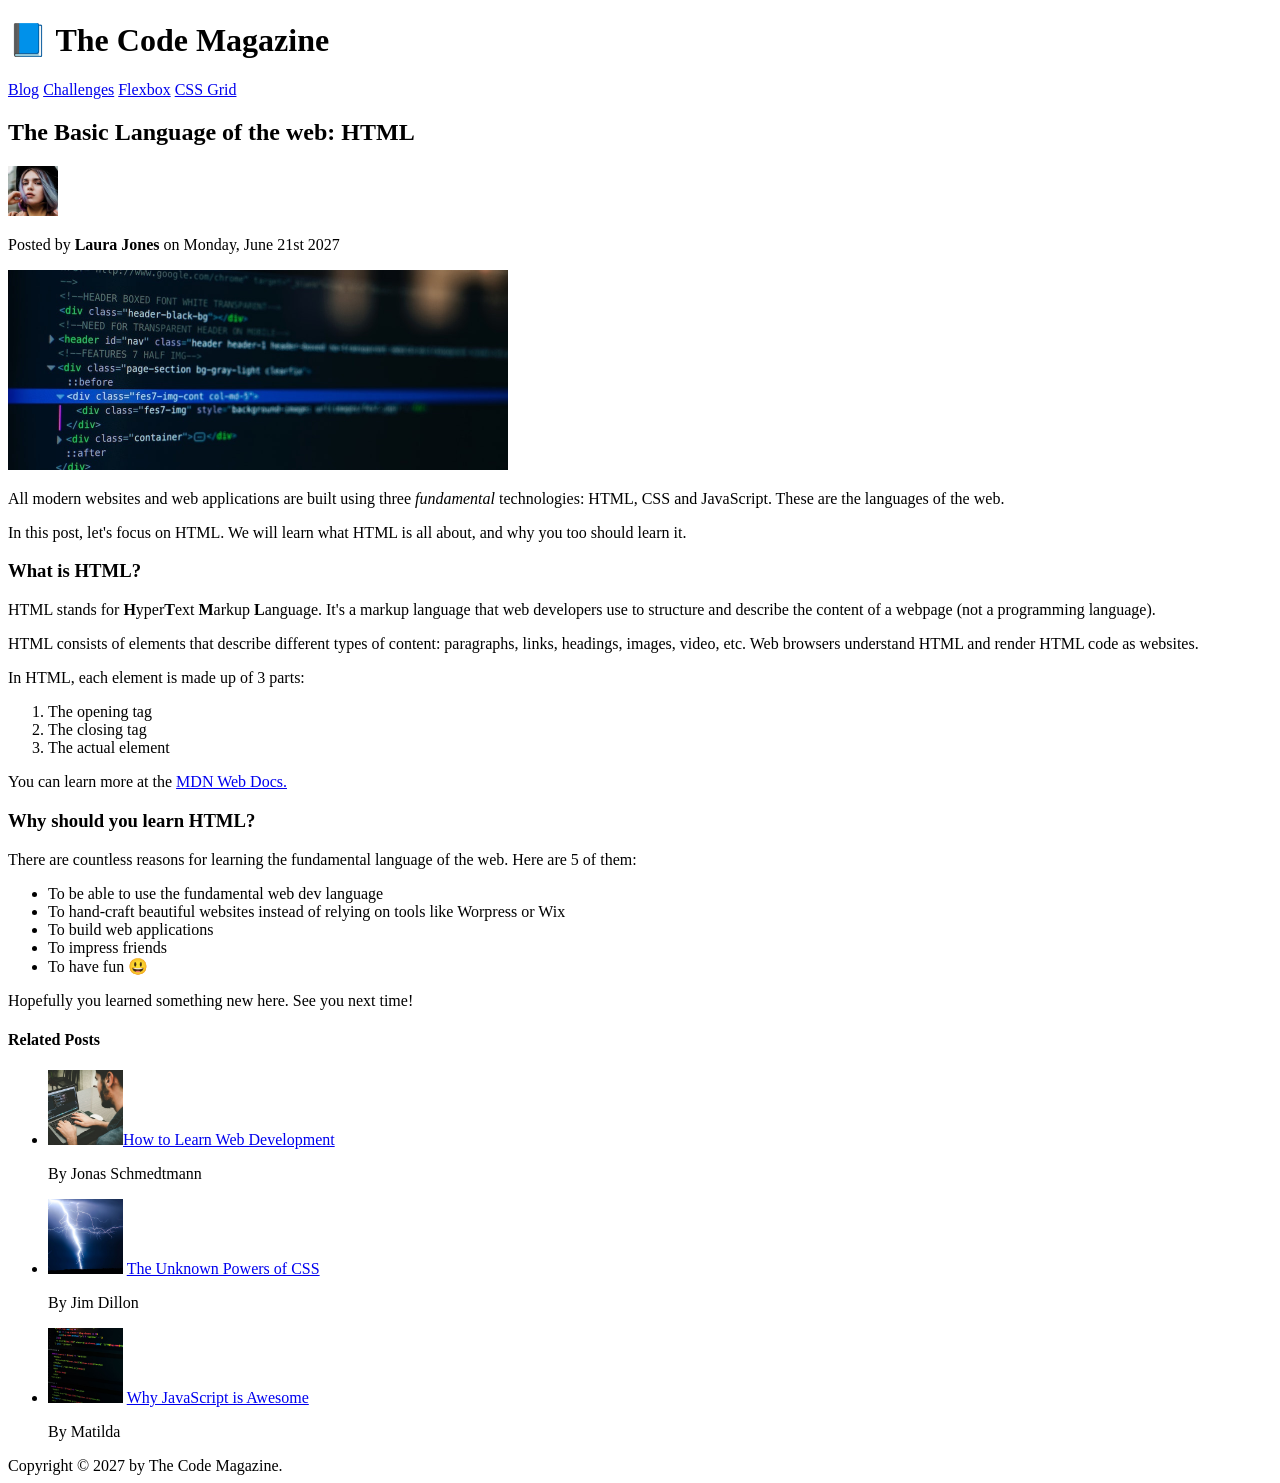
<file: 02-HTML-Fundamentals/index.html>
<!DOCTYPE html>
<html lang="en">
  <head>
    <meta charset="UTF-8" />
    <title>The Basic Language of the Web: HTML</title>
  </head>
  <body>
    <header>
      <h1>📘 The Code Magazine</h1>
      <nav>
        <a href="blog.html">Blog</a>
        <a href="#">Challenges</a>
        <a href="#">Flexbox</a>
        <a href="#">CSS Grid</a>
      </nav>
    </header>

    <article>
        <header>
      <h2>The Basic Language of the web: HTML</h2>
      <img
        src="img/laura-jones.jpg"
        alt="laura-jones picture"
        height="50px"
        width="50px"
        style="height: auto;"
      />
      <p>Posted by <strong>Laura Jones</strong> on Monday, June 21st 2027</p>

      <p>
        <img
          src="img/post-img.jpg"
          alt="post-img picture"
          width="500px"
          height="200"
        />
        </header>
      </p>

      <p>
        All modern websites and web applications are built using three
        <em> fundamental</em>
        technologies: HTML, CSS and JavaScript. These are the languages of the
        web.
      </p>
      <p>
        In this post, let's focus on HTML. We will learn what HTML is all about,
        and why you too should learn it.
      </p>

      <h3>What is HTML?</h3>
      <p>
        HTML stands for <strong>H</strong>yper<strong>T</strong>ext
        <strong>M</strong>arkup <strong>L</strong>anguage. It's a markup
        language that web developers use to structure and describe the content
        of a webpage (not a programming language).
      </p>
      <p>
        HTML consists of elements that describe different types of content:
        paragraphs, links, headings, images, video, etc. Web browsers understand
        HTML and render HTML code as websites.
      </p>
      <p>In HTML, each element is made up of 3 parts:</p>
      <ol>
        <li>The opening tag</li>
        <li>The closing tag</li>
        <li>The actual element</li>
      </ol>
      <p>
        You can learn more at the
        <a
          href="https://developer.mozilla.org/en-US/docs/Web/HTML"
          target="_blank"
          >MDN Web Docs.</a
        >
      </p>
      <h3>Why should you learn HTML?</h3>
      <p>
        There are countless reasons for learning the fundamental language of the
        web. Here are 5 of them:
      </p>
      <ul>
        <li>To be able to use the fundamental web dev language</li>
        <li>
          To hand-craft beautiful websites instead of relying on tools like
          Worpress or Wix
        </li>
        <li>To build web applications</li>
        <li>To impress friends</li>
        <li>To have fun 😃</li>
      </ul>
      <p>Hopefully you learned something new here. See you next time!</p>
    </article>
    <aside>
    <h4>Related Posts</h4>
    <ul>
      <li>
        <img src="img/related-1.jpg" alt="r1" height="75px" width="75px" /><a
          href="#"
          >How to Learn Web Development</a
        >
        <p>By Jonas Schmedtmann</p>
      </li>
      <li>
        <img src="img/related-2.jpg" alt="r2" height="75px" width="75px" />
        <a href="#">The Unknown Powers of CSS</a>
        <p>By Jim Dillon</p>
      </li>
      <li>
        <img src="img/related-3.jpg" alt="r3" height="75px" width="75px" />
        <a href="#">Why JavaScript is Awesome</a>
        <p>By Matilda</p>
      </li>
    </ul>
    </aside>
    <footer>Copyright &copy; 2027 by The Code Magazine.</footer>
  </body>
</html>
</file>
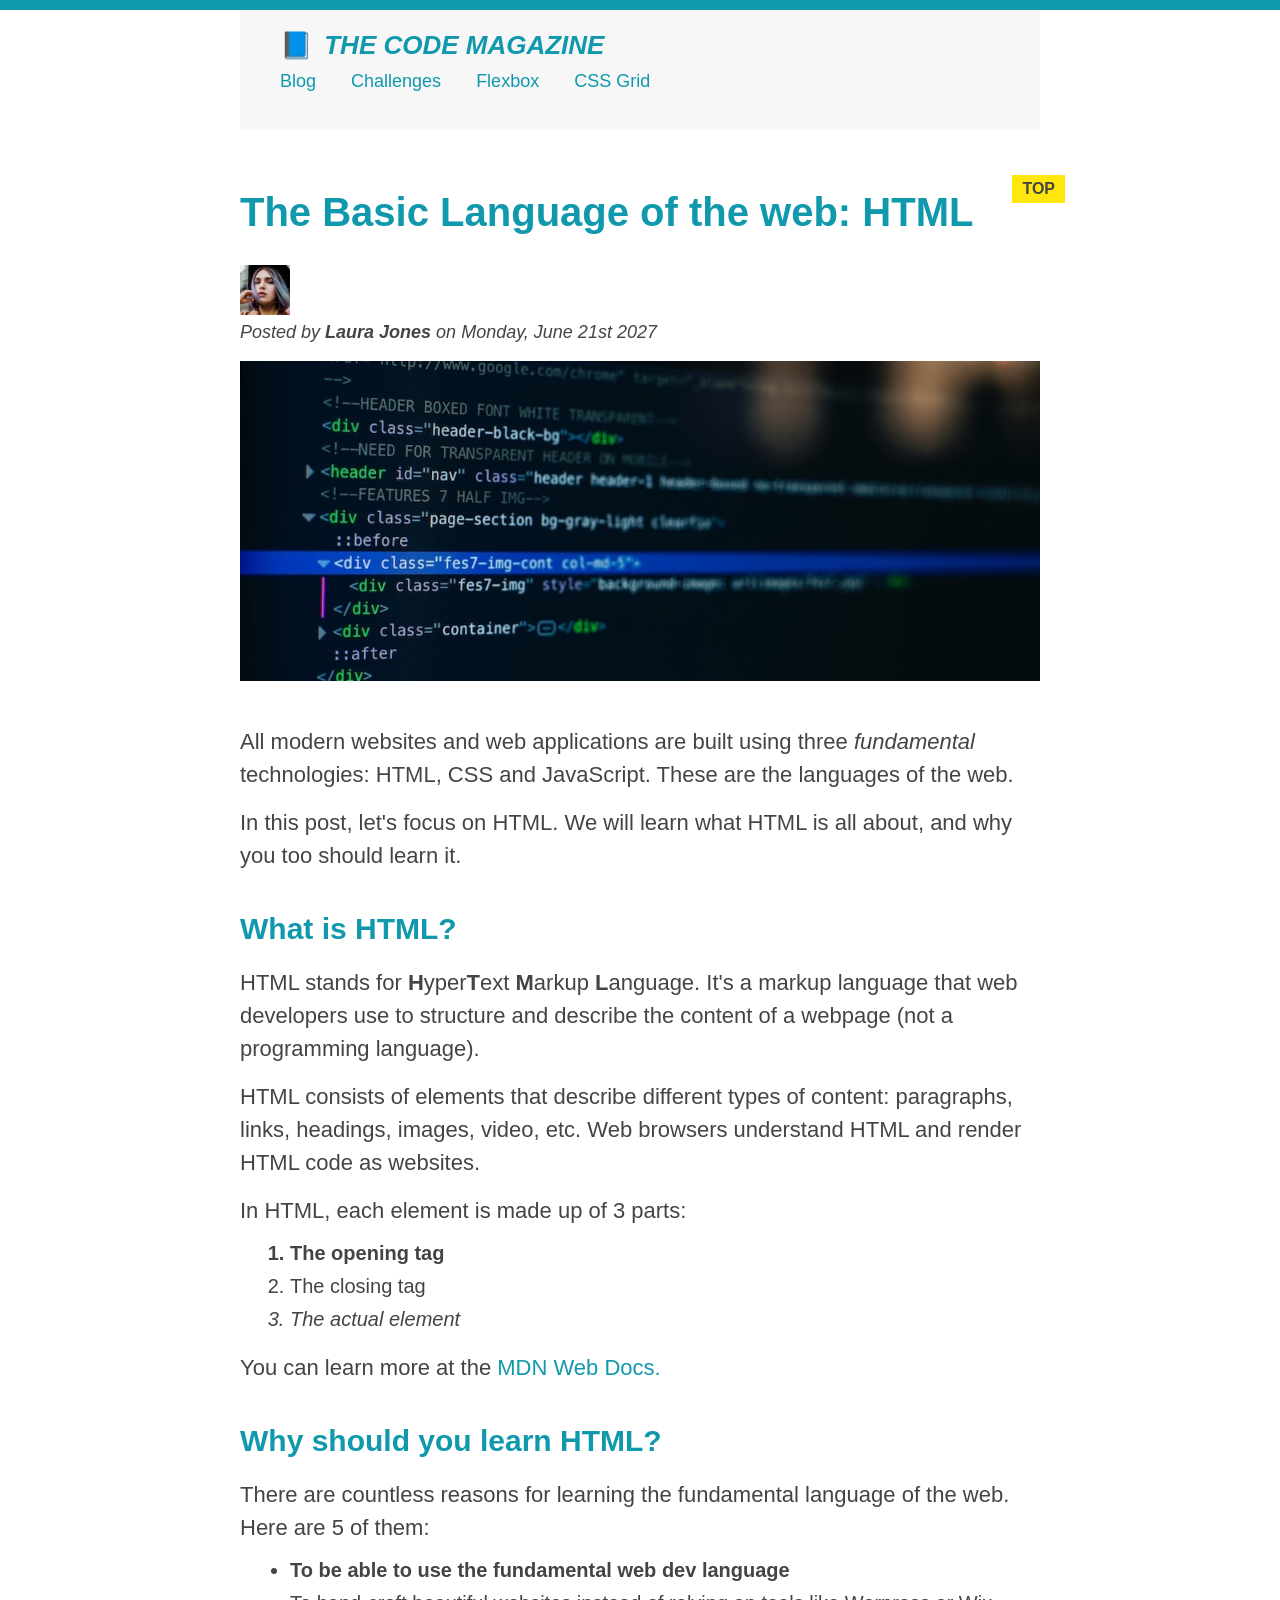
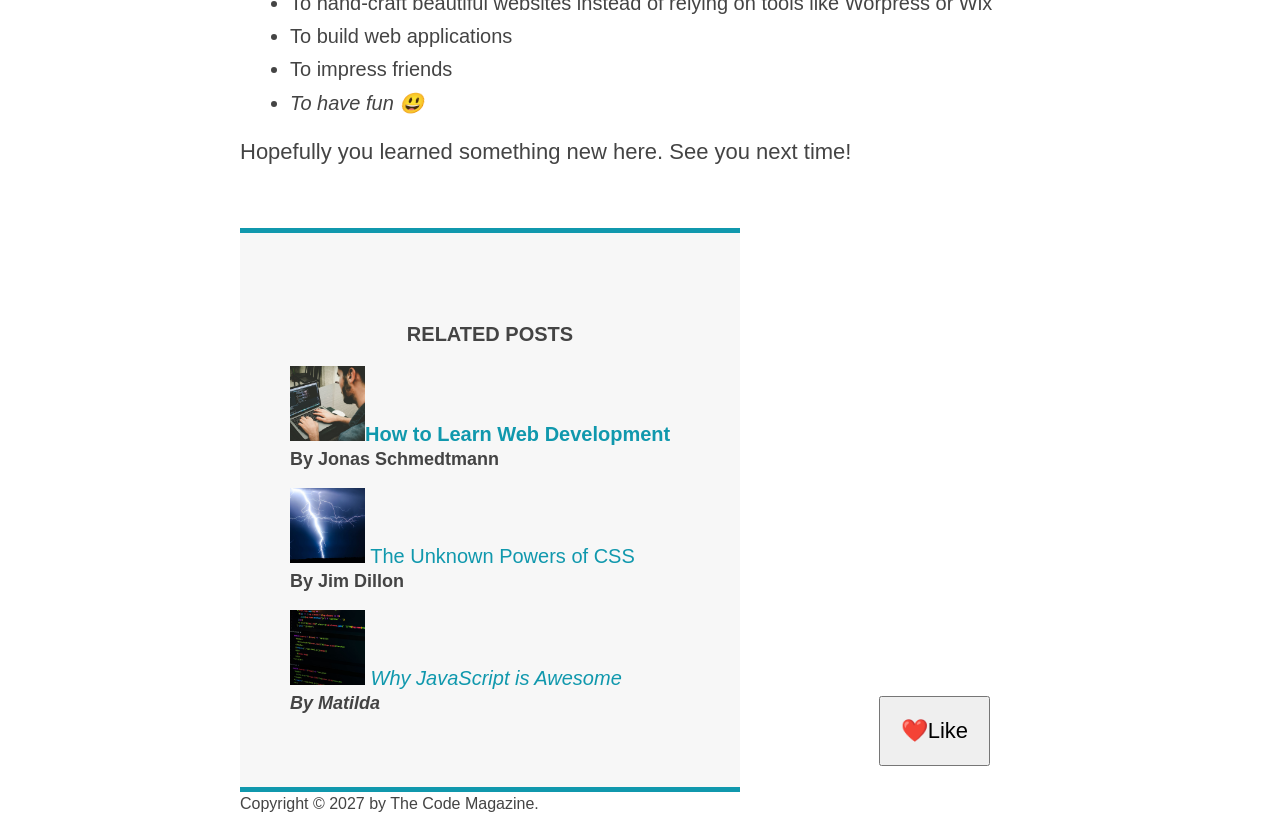
<file: 03-CSS-Fundamentals/index.html>
<!doctype html>
<html lang="en">
  <head>
    <meta charset="UTF-8" />
    <link rel="stylesheet" href="style.css" />
    <title>The Basic Language of the Web: HTML</title>
  </head>
  <body>
    <div class="container">
      <header class="main-header">
        <h1>📘 The Code Magazine</h1>
        <nav>
          <a href="blog.html">Blog</a>
          <a href="#">Challenges</a>
          <a href="#">Flexbox</a>
          <a href="#">CSS Grid</a>
        </nav>
      </header>

      <article>
        <header class="post-header">
          <h2>The Basic Language of the web: HTML</h2>
          <img
            src="img/laura-jones.jpg"
            alt="laura-jones picture"
            height="50"
            width="50"
          />
          <p id="auther">
            Posted by <strong>Laura Jones</strong> on Monday, June 21st 2027
          </p>

          <img
            class="post-img"
            src="img/post-img.jpg"
            alt="post-img picture"
            width="500"
            height="200"
          />
          <button>❤️Like</button>
        </header>

        <p>
          All modern websites and web applications are built using three
          <em> fundamental</em>
          technologies: HTML, CSS and JavaScript. These are the languages of the
          web.
        </p>
        <p>
          In this post, let's focus on HTML. We will learn what HTML is all
          about, and why you too should learn it.
        </p>

        <h3>What is HTML?</h3>
        <p>
          HTML stands for <strong>H</strong>yper<strong>T</strong>ext
          <strong>M</strong>arkup <strong>L</strong>anguage. It's a markup
          language that web developers use to structure and describe the content
          of a webpage (not a programming language).
        </p>
        <p>
          HTML consists of elements that describe different types of content:
          paragraphs, links, headings, images, video, etc. Web browsers
          understand HTML and render HTML code as websites.
        </p>
        <p>In HTML, each element is made up of 3 parts:</p>
        <ol>
          <li>The opening tag</li>
          <li>The closing tag</li>
          <li>The actual element</li>
        </ol>
        <p>
          You can learn more at the
          <a
            href="https://developer.mozilla.org/en-US/docs/Web/HTML"
            target="_blank"
            >MDN Web Docs.</a
          >
        </p>
        <h3>Why should you learn HTML?</h3>
        <p>
          There are countless reasons for learning the fundamental language of
          the web. Here are 5 of them:
        </p>
        <ul>
          <li>To be able to use the fundamental web dev language</li>
          <li>
            To hand-craft beautiful websites instead of relying on tools like
            Worpress or Wix
          </li>
          <li>To build web applications</li>
          <li>To impress friends</li>
          <li>To have fun 😃</li>
        </ul>
        <p>Hopefully you learned something new here. See you next time!</p>
      </article>
      <aside>
        <h4>Related Posts</h4>
        <ul class="related">
          <li>
            <img src="img/related-1.jpg" alt="r1" height="75" width="75" /><a
              href="#"
              >How to Learn Web Development</a
            >
            <p class="related-author">By Jonas Schmedtmann</p>
          </li>
          <li>
            <img src="img/related-2.jpg" alt="r2" height="75" width="75" />
            <a href="#">The Unknown Powers of CSS</a>
            <p class="related-author">By Jim Dillon</p>
          </li>
          <li>
            <img src="img/related-3.jpg" alt="r3" height="75" width="75" />
            <a href="#">Why JavaScript is Awesome</a>
            <p class="related-author">By Matilda</p>
          </li>
        </ul>
      </aside>
      <footer>
        <p id="copyright">Copyright &copy; 2027 by The Code Magazine.</p>
      </footer>
    </div>
  </body>
</html>
</file>
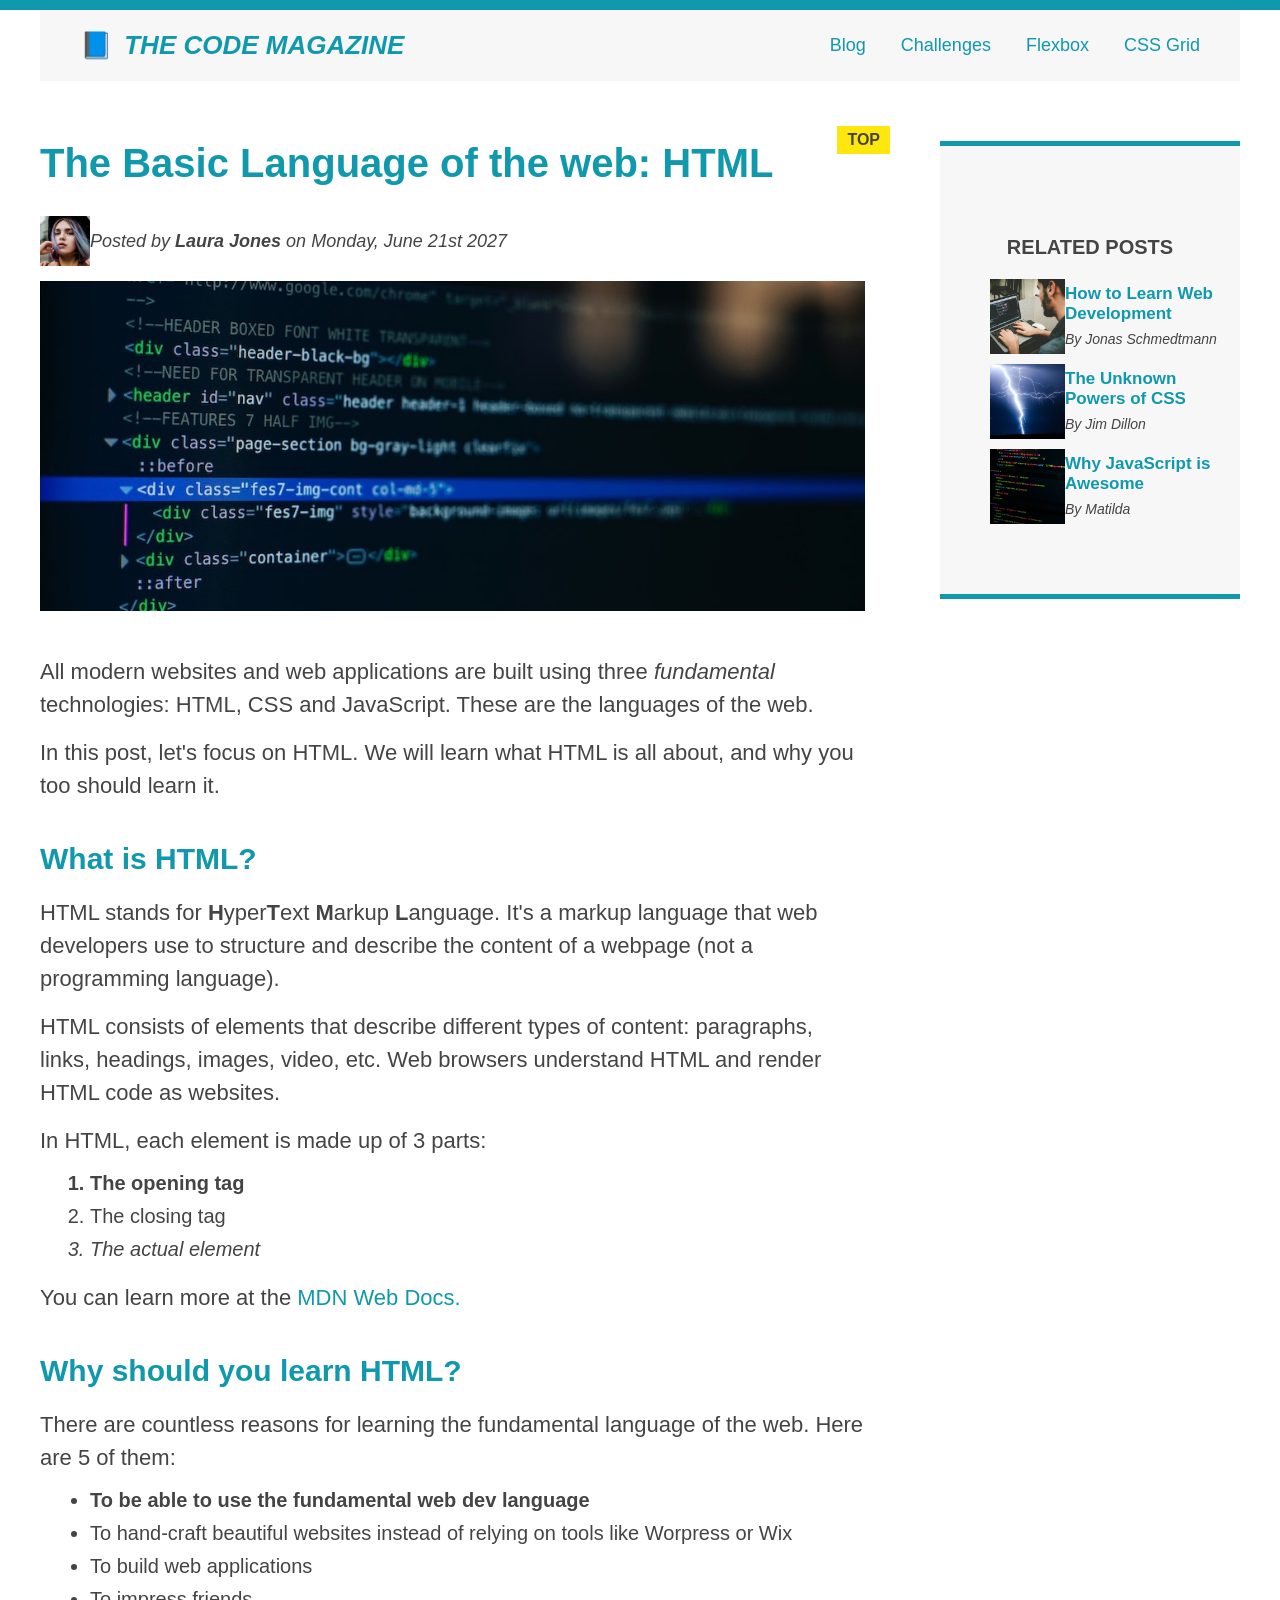
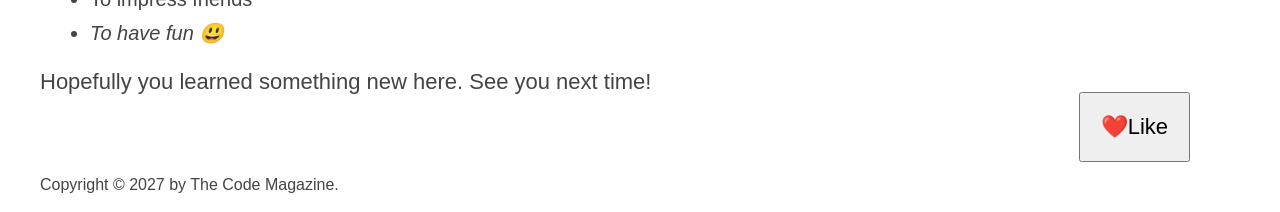
<file: 04-CSS-Layouts/index.html>
<!doctype html>
<html lang="en">
  <head>
    <meta charset="UTF-8" />
    <link rel="stylesheet" href="style.css" />
    <title>The Basic Language of the Web: HTML</title>
  </head>
  <body>
    <div class="container">
      <header class="main-header">
        <h1>📘 The Code Magazine</h1>
        <nav>
          <a href="blog.html">Blog</a>
          <a href="#">Challenges</a>
          <a href="flexbox.html" target="_blank">Flexbox</a>
          <a href="css-grid.html" target="_blank">CSS Grid</a>
        </nav>
      </header>
      <!-- <div class="layout"> -->
      <article>
        <header class="post-header">
          <h2>The Basic Language of the web: HTML</h2>
          <div class="container-auther">
            <img
              src="img/laura-jones.jpg"
              alt="laura-jones picture"
              height="50"
              width="50"
            />
            <p class="auther">
              Posted by <strong>Laura Jones</strong> on Monday, June 21st 2027
            </p>
          </div>

          <img
            class="post-img"
            src="img/post-img.jpg"
            alt="post-img picture"
            width="500"
            height="200"
          />
          <button>❤️Like</button>
        </header>

        <p>
          All modern websites and web applications are built using three
          <em> fundamental</em>
          technologies: HTML, CSS and JavaScript. These are the languages of the
          web.
        </p>
        <p>
          In this post, let's focus on HTML. We will learn what HTML is all
          about, and why you too should learn it.
        </p>

        <h3>What is HTML?</h3>
        <p>
          HTML stands for <strong>H</strong>yper<strong>T</strong>ext
          <strong>M</strong>arkup <strong>L</strong>anguage. It's a markup
          language that web developers use to structure and describe the content
          of a webpage (not a programming language).
        </p>
        <p>
          HTML consists of elements that describe different types of content:
          paragraphs, links, headings, images, video, etc. Web browsers
          understand HTML and render HTML code as websites.
        </p>
        <p>In HTML, each element is made up of 3 parts:</p>
        <ol>
          <li>The opening tag</li>
          <li>The closing tag</li>
          <li>The actual element</li>
        </ol>
        <p>
          You can learn more at the
          <a
            href="https://developer.mozilla.org/en-US/docs/Web/HTML"
            target="_blank"
            >MDN Web Docs.</a
          >
        </p>
        <h3>Why should you learn HTML?</h3>
        <p>
          There are countless reasons for learning the fundamental language of
          the web. Here are 5 of them:
        </p>
        <ul>
          <li>To be able to use the fundamental web dev language</li>
          <li>
            To hand-craft beautiful websites instead of relying on tools like
            Worpress or Wix
          </li>
          <li>To build web applications</li>
          <li>To impress friends</li>
          <li>To have fun 😃</li>
        </ul>
        <p>Hopefully you learned something new here. See you next time!</p>
      </article>

      <aside>
        <h4>Related Posts</h4>
        <ul class="related">
          <li class="related-post">
            <img src="img/related-1.jpg" alt="r1" height="75" width="75" />
            <div>
              <a href="#" class="related-link">How to Learn Web Development</a>
              <p class="related-author">By Jonas Schmedtmann</p>
            </div>
          </li>
          <li class="related-post">
            <img src="img/related-2.jpg" alt="r2" height="75" width="75" />
            <div>
              <a href="#" class="related-link">The Unknown Powers of CSS</a>
              <p class="related-author">By Jim Dillon</p>
            </div>
          </li>
          <li class="related-post">
            <img src="img/related-3.jpg" alt="r3" height="75" width="75" />
            <div>
              <a href="#" class="related-link">Why JavaScript is Awesome</a>
              <p class="related-author">By Matilda</p>
            </div>
          </li>
        </ul>
      </aside>
      <!-- </div> -->
      <footer>
        <p id="copyright">Copyright &copy; 2027 by The Code Magazine.</p>
      </footer>
    </div>
  </body>
</html>
</file>
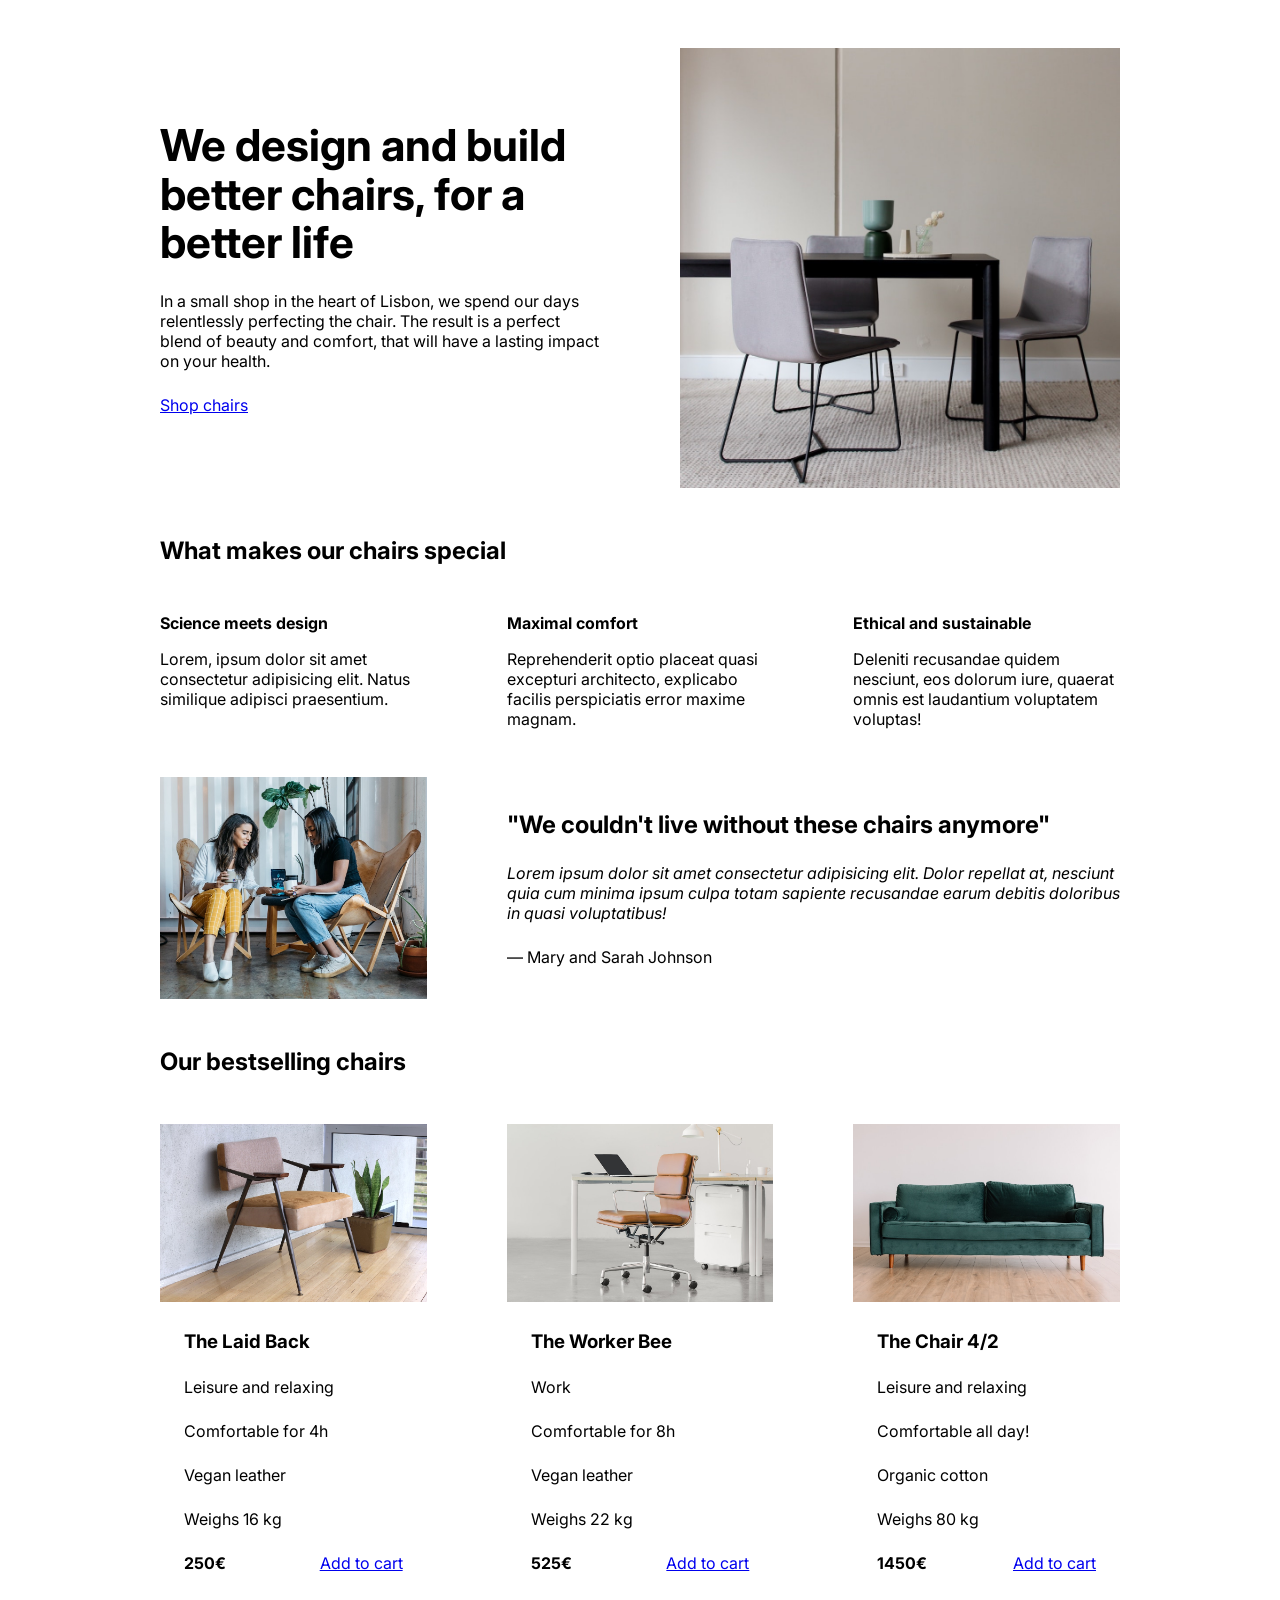
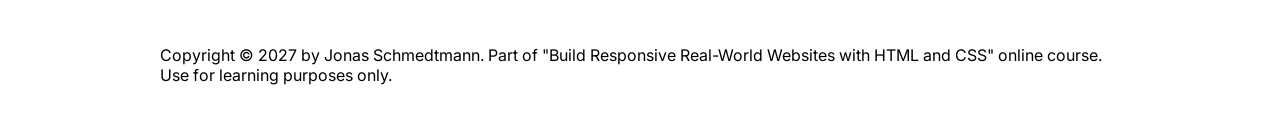
<file: 05-Design/index.html>
<!doctype html>
<html lang="en">
  <head>
    <meta charset="UTF-8" />
    <meta http-equiv="X-UA-Compatible" content="IE=edge" />
    <meta name="viewport" content="width=device-width, initial-scale=1.0" />
    <link rel="preconnect" href="https://fonts.gstatic.com" crossorigin />
    <link
      href="https://fonts.googleapis.com/css2?family=Inter:ital,opsz,wght@0,14..32,100..900;1,14..32,100..900&display=swap"
      rel="stylesheet"
    />

    <link rel="stylesheet" href="style.css" />
    <title>Lisbon Chair Shop</title>
  </head>
  <body>
    <div class="container">
      <header>
        <div class="header-text-box">
          <h1>We design and build better chairs, for a better life</h1>
          <p class="header-text">
            In a small shop in the heart of Lisbon, we spend our days
            relentlessly perfecting the chair. The result is a perfect blend of
            beauty and comfort, that will have a lasting impact on your health.
          </p>
          <a class="btn btn--big" href="#">Shop chairs</a>
        </div>
        <img src="hero.jpg" alt="Photo" />
      </header>

      <section>
        <h2>What makes our chairs special</h2>
        <div class="grid-3-cols">
          <div>
            <p class="features-title"><strong>Science meets design</strong></p>
            <p class="features-text">
              Lorem, ipsum dolor sit amet consectetur adipisicing elit. Natus
              similique adipisci praesentium.
            </p>
          </div>

          <div>
            <p class="features-title">
              <strong>Maximal comfort</strong>
            </p>
            <p class="features-text">
              Reprehenderit optio placeat quasi excepturi architecto, explicabo
              facilis perspiciatis error maxime magnam.
            </p>
          </div>

          <div>
            <p class="features-title">
              <strong>Ethical and sustainable</strong>
            </p>
            <p class="features-text">
              Deleniti recusandae quidem nesciunt, eos dolorum iure, quaerat
              omnis est laudantium voluptatem voluptas!
            </p>
          </div>
        </div>
      </section>

      <section class="testimonial-section">
        <div class="grid-3-cols">
          <img src="customers.jpg" alt="People sitting on chairs" />
          <div class="testimonial-box">
            <h2>"We couldn't live without these chairs anymore"</h2>
            <blockquote class="testimonial-text">
              Lorem ipsum dolor sit amet consectetur adipisicing elit. Dolor
              repellat at, nesciunt quia cum minima ipsum culpa totam sapiente
              recusandae earum debitis doloribus in quasi voluptatibus!
            </blockquote>
            <p class="testimonial-author">&mdash; Mary and Sarah Johnson</p>
          </div>
        </div>
      </section>

      <section>
        <h2>Our bestselling chairs</h2>
        <div class="grid-3-cols">
          <figure class="chair">
            <img src="chair-1.jpg" alt="Chair" />
            <div class="chair-box">
              <h3>The Laid Back</h3>
              <ul class="chair-details">
                <li>
                  <!-- Span is a generic INLINE text element, it doesn't have any meaning. It's like a div element, but inline -->
                  <span>Leisure and relaxing</span>
                </li>
                <li>
                  <span>Comfortable for 4h</span>
                </li>
                <li>
                  <span>Vegan leather</span>
                </li>
                <li>
                  <span>Weighs 16 kg</span>
                </li>
              </ul>
              <div class="chair-price">
                <strong>250€</strong>
                <a href="#" class="btn btn--small">Add to cart</a>
              </div>
            </div>
          </figure>

          <figure class="chair">
            <img src="chair-2.jpg" alt="Chair" />
            <div class="chair-box">
              <h3>The Worker Bee</h3>
              <ul class="chair-details">
                <li>
                  <span>Work</span>
                </li>
                <li>
                  <span>Comfortable for 8h</span>
                </li>
                <li>
                  <span>Vegan leather</span>
                </li>
                <li>
                  <span>Weighs 22 kg</span>
                </li>
              </ul>
              <div class="chair-price">
                <strong>525€</strong>
                <a href="#" class="btn btn--small">Add to cart</a>
              </div>
            </div>
          </figure>

          <figure class="chair">
            <img src="chair-3.jpg" alt="Chair" />
            <div class="chair-box">
              <h3>The Chair 4/2</h3>
              <ul class="chair-details">
                <li>
                  <span>Leisure and relaxing</span>
                </li>
                <li>
                  <span>Comfortable all day!</span>
                </li>
                <li>
                  <span>Organic cotton</span>
                </li>
                <li>
                  <span>Weighs 80 kg</span>
                </li>
              </ul>
              <div class="chair-price">
                <strong>1450€</strong>
                <a href="#" class="btn btn--small">Add to cart</a>
              </div>
            </div>
          </figure>
        </div>
      </section>

      <footer>
        Copyright &copy; 2027 by Jonas Schmedtmann. Part of "Build Responsive
        Real-World Websites with HTML and CSS" online course. Use for learning
        purposes only.
      </footer>
    </div>
  </body>
</html>
</file>
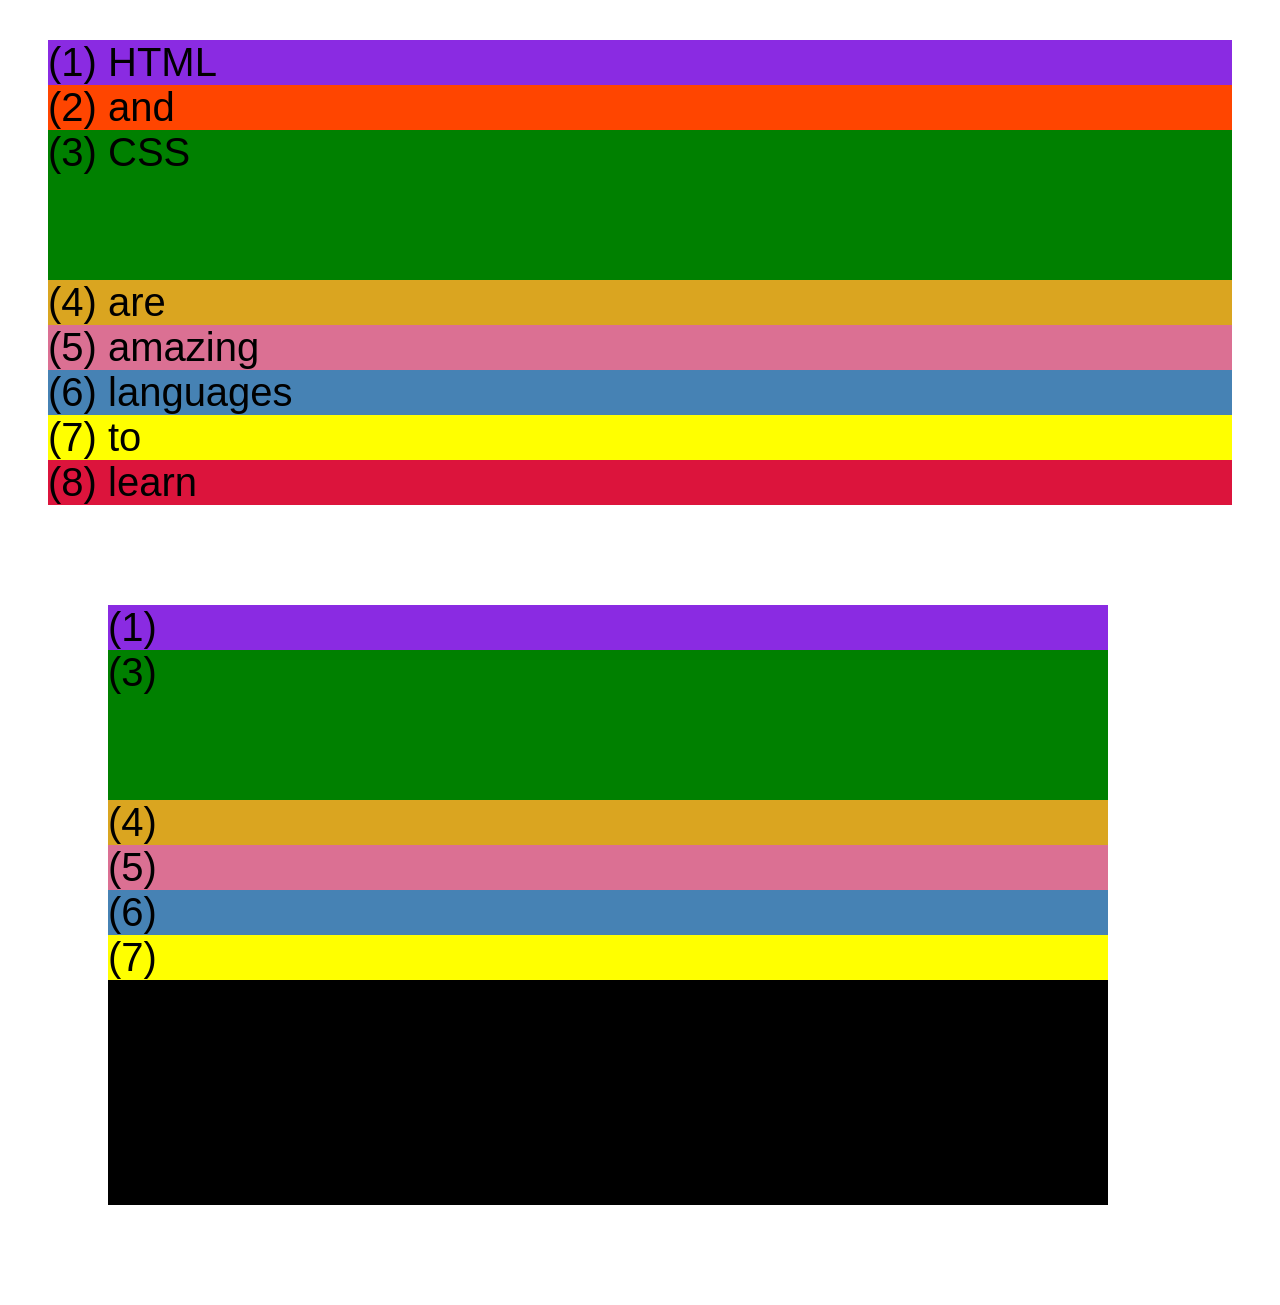
<file: 03-CSS-Layouts/css-grid.html>
<!DOCTYPE html>
<html lang="en">
  <head>
    <meta charset="UTF-8" />
    <meta http-equiv="X-UA-Compatible" content="IE=edge" />
    <meta name="viewport" content="width=device-width, initial-scale=1.0" />
    <title>CSS Grid</title>
    <style>
      .el--1 {
        background-color: blueviolet;
      }
      .el--2 {
        background-color: orangered;
      }
      .el--3 {
        background-color: green;
        height: 150px;
      }
      .el--4 {
        background-color: goldenrod;
      }
      .el--5 {
        background-color: palevioletred;
      }
      .el--6 {
        background-color: steelblue;
      }
      .el--7 {
        background-color: yellow;
      }
      .el--8 {
        background-color: crimson;
      }

      .container--1 {
        /* STARTER */
        font-family: sans-serif;
        background-color: #ddd;
        font-size: 40px;
        margin: 40px;

        /* CSS GRID */
      }

      .container--2 {
        /* STARTER */
        font-family: sans-serif;
        background-color: black;
        font-size: 40px;
        margin: 100px;

        width: 1000px;
        height: 600px;

        /* CSS GRID */
      }
    </style>
  </head>
  <body>
    <div class="container--1">
      <div class="el el--1">(1) HTML</div>
      <div class="el el--2">(2) and</div>
      <div class="el el--3">(3) CSS</div>
      <div class="el el--4">(4) are</div>
      <div class="el el--5">(5) amazing</div>
      <div class="el el--6">(6) languages</div>
      <div class="el el--7">(7) to</div>
      <div class="el el--8">(8) learn</div>
    </div>

    <div class="container--2">
      <div class="el el--1">(1)</div>
      <div class="el el--3">(3)</div>
      <div class="el el--4">(4)</div>
      <div class="el el--5">(5)</div>
      <div class="el el--6">(6)</div>
      <div class="el el--7">(7)</div>
    </div>
  </body>
</html>
</file>
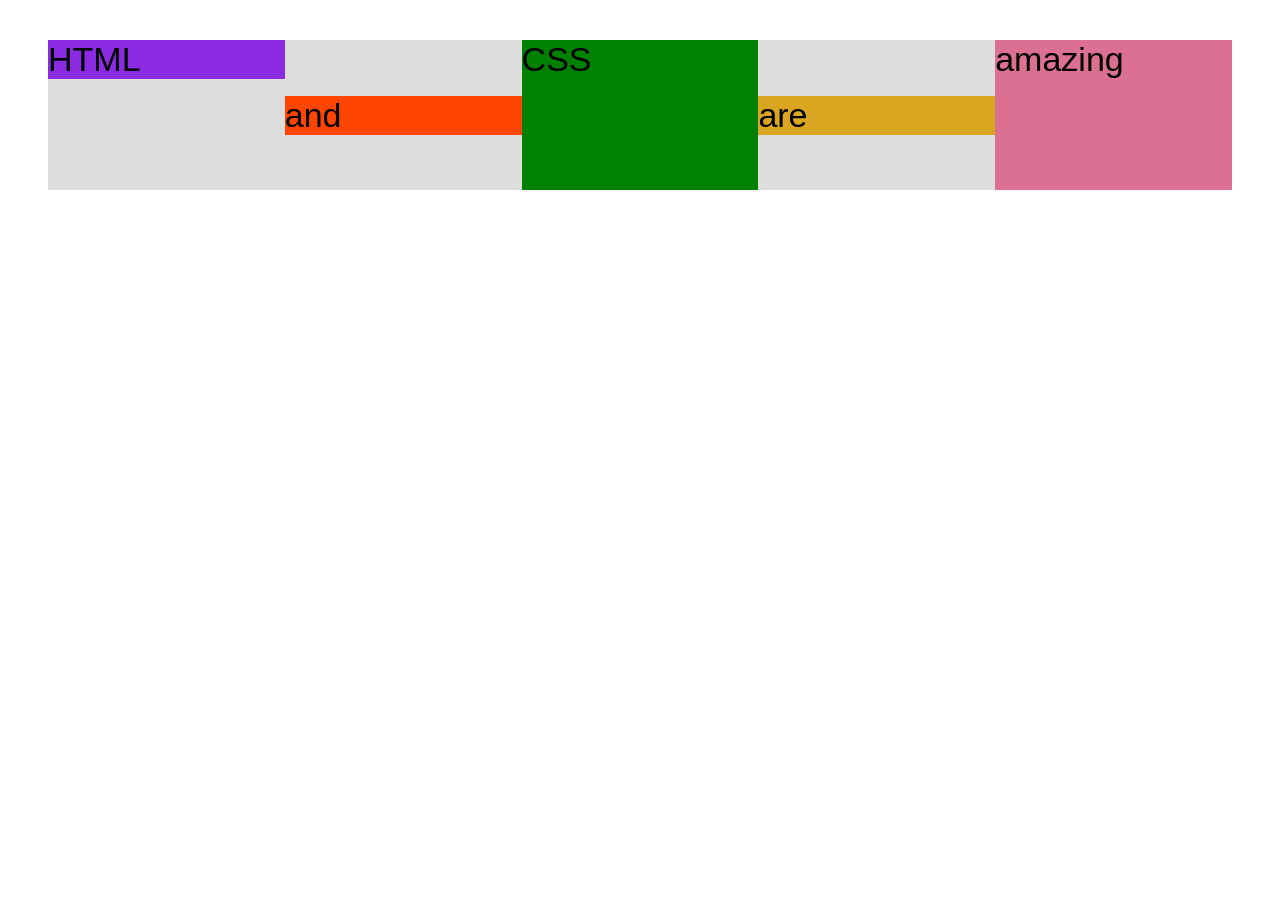
<file: 03-CSS-Layouts/flexbox.html>
<!doctype html>
<html lang="en">
  <head>
    <meta charset="UTF-8" />
    <meta http-equiv="X-UA-Compatible" content="IE=edge" />
    <meta name="viewport" content="width=device-width, initial-scale=1.0" />
    <title>Flexbox</title>
    <style>
      .el--1 {
        background-color: blueviolet;
      }
      .el--2 {
        background-color: orangered;
      }
      .el--3 {
        background-color: green;
        height: 150px;
      }
      .el--4 {
        background-color: goldenrod;
      }
      .el--5 {
        background-color: palevioletred;
      }
      .el--6 {
        background-color: steelblue;
      }
      .el--7 {
        background-color: yellow;
      }
      .el--8 {
        background-color: crimson;
      }

      .container {
        /* STARTER */
        font-family: sans-serif;
        background-color: #ddd;
        font-size: 34px;
        margin: 40px;

        /* FLEXBOX */
        display: flex;
        align-items: center;
        justify-content: flex-start;
        /* gap: 30px; */
      }
      .el {
        /* Default 
        flex-grow: 0;
        flex-shrink: 1;
        flex-basis: auto; */
        /* flex-basis: 200px; */
        /* flex-shrink: 0;
        flex-grow: 1;
         */
        /* flex: 1 0 200px; */
        flex: 1;
      }
      .el--1 {
        align-self: flex-start;
      }
      .el--5 {
        align-self: stretch;
      }
    </style>
  </head>
  <body>
    <div class="container">
      <div class="el el--1">HTML</div>
      <div class="el el--2">and</div>
      <div class="el el--3">CSS</div>
      <div class="el el--4">are</div>
      <div class="el el--5">amazing</div>
      <!-- <div class="el el--6">languages</div> -->
      <!-- <div class="el el--7">to</div>
      <div class="el el--8">learn</div> -->
    </div>
  </body>
</html>
</file>
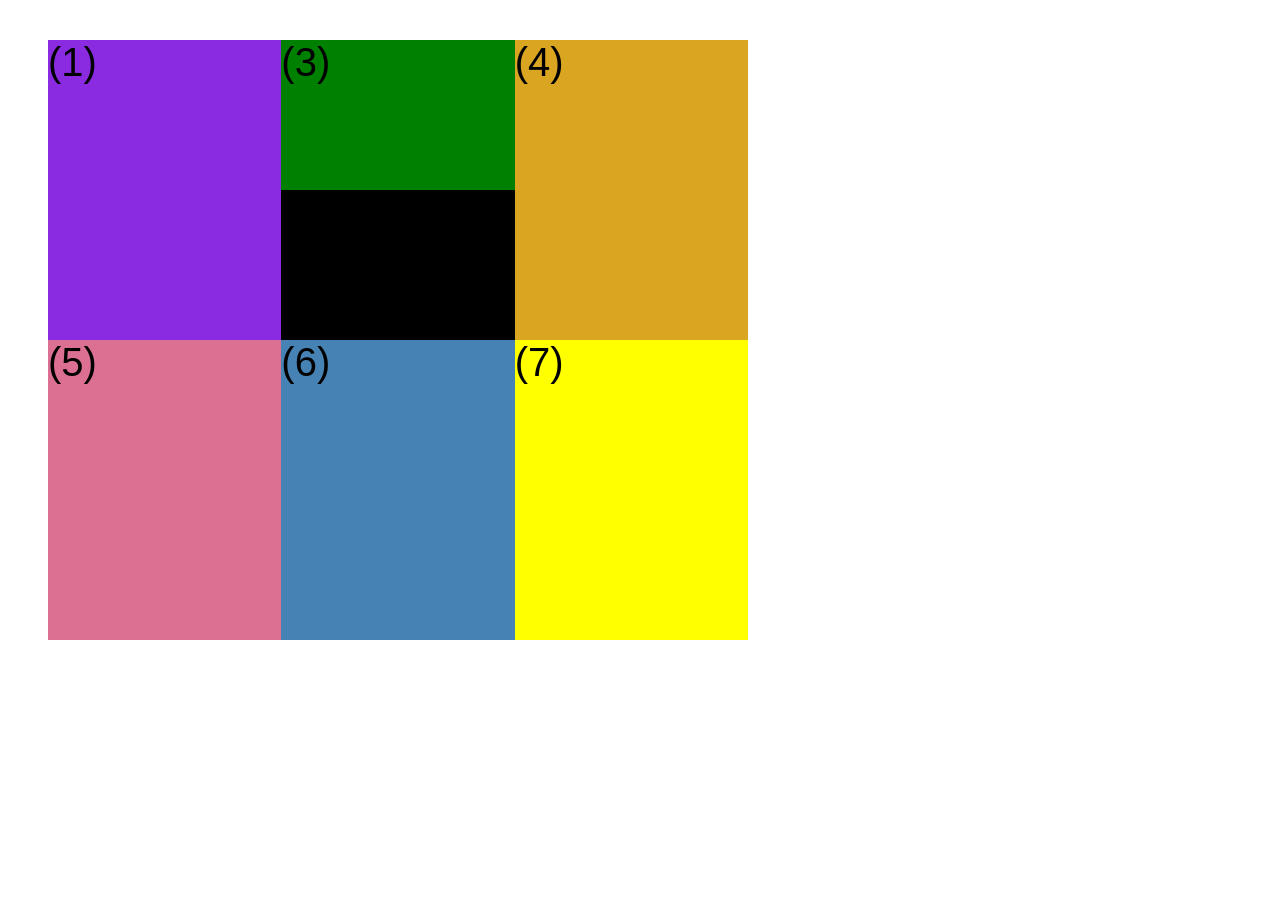
<file: 04-CSS-Layouts/css-grid.html>
<!doctype html>
<html lang="en">
  <head>
    <meta charset="UTF-8" />
    <meta http-equiv="X-UA-Compatible" content="IE=edge" />
    <meta name="viewport" content="width=device-width, initial-scale=1.0" />
    <title>CSS Grid</title>
    <style>
      .el--1 {
        background-color: blueviolet;
      }
      .el--2 {
        background-color: orangered;
      }
      .el--3 {
        background-color: green;
        height: 150px;
      }
      .el--4 {
        background-color: goldenrod;
      }
      .el--5 {
        background-color: palevioletred;
      }
      .el--6 {
        background-color: steelblue;
      }
      .el--7 {
        background-color: yellow;
      }
      .el--8 {
        background-color: crimson;
      }

      .container--1 {
        /* STARTER */
        display: none;
        font-family: sans-serif;
        background-color: #ddd;
        font-size: 30px;
        margin: 40px;

        /* CSS GRID */
        /* display: grid; */
        /* grid-template-columns: 200px 200px 1fr 1fr; */
        /* grid-template-rows: 300px 200px; */
        /* grid-template-columns: 1fr 1fr 1fr 1fr; */
        grid-template-columns: repeat(4, 1fr);
        grid-template-rows: 1fr 1fr;
        /* height: 500px; */
        /* gap: 30px; */
        column-gap: 20px;
        row-gap: 40px;
      }
      .el--8 {
        grid-column: 2 / 3;
        /* grid-row: 1 / span 2; */
        grid-row: 1 / 2;
      }
      .el--2 {
        /* grid-column: 1 / span 4; */
        grid-column: 1 / -1;
        grid-row: 2/ 3;
      }
      .el--6 {
        /* grid-row: 3 / 5; */
      }

      .container--2 {
        /* STARTER */
        font-family: sans-serif;
        background-color: black;
        font-size: 40px;
        margin: 40px;

        width: 700px;
        height: 600px;

        /* CSS GRID */
        display: grid;
        grid-template-columns: repeat(3, 1fr);
        grid-template-rows: 1fr 1fr;
      }
    </style>
  </head>
  <body>
    <div class="container--1">
      <div class="el el--1">(1) HTML</div>
      <div class="el el--2">(2) and</div>
      <div class="el el--3">(3) CSS</div>
      <div class="el el--4">(4) are</div>
      <div class="el el--5">(5) amazing</div>
      <div class="el el--6">(6) languages</div>
      <!-- <div class="el el--7">(7) to</div> -->
      <div class="el el--8">(8) learn</div>
    </div>

    <div class="container--2">
      <div class="el el--1">(1)</div>
      <div class="el el--3">(3)</div>
      <div class="el el--4">(4)</div>
      <div class="el el--5">(5)</div>
      <div class="el el--6">(6)</div>
      <div class="el el--7">(7)</div>
    </div>
  </body>
</html>
</file>
<file: 03-CSS-Fundamentals/style.css>
* {
  margin: 0;
  padding: 0;
}

body {
  color: #444;
  font-family: sans-serif;
  border-top: 10px solid #1098ad;
  position: relative;
}
.container {
  width: 800px;
  /* margin-left: auto;
  margin-right: auto; */
  margin: 0 auto;
  position: relative;
}

.main-header {
  background-color: #f7f7f7;
  /* padding: 20px;
  padding-left: 40px;
  padding-right: 40px; */
  padding: 20px 40px;
  margin-bottom: 60px;
  height: 80px;
}
nav {
  font-size: 18px;
}

.post-header {
  margin-bottom: 40px;
}
article {
  margin-bottom: 60px;
}

aside {
  background-color: #f7f7f7;
  border-top: 5px #1098ad solid;
  border-bottom: 5px #1098ad solid;
  /* padding-top: 50px;
  padding-bottom: 50px; */
  padding: 50px 0;
  width: 500px;
}

h1,
h2,
h3 {
  color: #1098ad;
}

h1 {
  font-size: 26px;
  font-style: italic;
  text-transform: uppercase;
}
h2 {
  font-size: 40px;
  margin-bottom: 30px;
}

h3 {
  font-size: 30px;
  margin-top: 40px;
  margin-bottom: 20px;
}
h4 {
  font-size: 20px;
  text-align: center;
  text-transform: uppercase;
  margin-top: 40px;
  margin-bottom: 20px;
}
p {
  font-size: 22px;
  font-family: sans-serif;
  line-height: 1.5;
  margin-bottom: 15px;
}
ul,
ol {
  margin-left: 50px;
  margin-bottom: 20px;
}
li {
  font-size: 20px;
  margin-bottom: 10px;
}
li:last-child {
  margin-bottom: 0;
}
/* footer p {
  font-size: 16px;
} */

/*article header p {
  font-style: italic;
}
*/
#auther {
  font-style: italic;
  font-size: 18px;
}
#copyright {
  font-size: 16px;
}
.related-author {
  font-size: 18px;
  font-weight: bold;
}

.related {
  list-style: none;
}

li:first-child {
  font-weight: bold;
}
li:last-child {
  font-style: italic;
}

/* Styling Links */

a:link {
  color: #1098ad;
  text-decoration: none;
}
a:visited {
  color: #1098ad;
}
a:hover {
  color: orangered;
  font-weight: bold;
  text-decoration: underline;
}
/* LVHA */
.post-img {
  width: 100%;
  height: auto;
}

nav a:link {
  margin-right: 30px;
  margin-top: 10px;
  display: inline-block;
}

nav a:link:last-child {
  margin-right: 0;
}
button {
  font-size: 22px;
  padding: 20px;
  cursor: pointer;
  position: absolute;
  bottom: 50px;
  right: 50px;
}
h1::first-letter {
  font-style: normal;
  margin-right: 5px;
}
h2::after {
  content: "TOP";
  color: #444;
  background-color: #ffe70e;
  font-size: 16px;
  font-weight: bold;
  padding: 5px 10px;
  position: absolute;
  top: -15px;
  right: -25px;
}
h2 {
  position: relative;
}
</file>
<file: 04-CSS-Layouts/style.css>
* {
  margin: 0;
  padding: 0;
  box-sizing: border-box;
}

body {
  color: #444;
  font-family: sans-serif;
  border-top: 10px solid #1098ad;
  position: relative;
}
.container {
  width: 1200px;
  /* margin-left: auto;
  margin-right: auto; */
  margin: 0 auto;
  position: relative;
}

.main-header {
  background-color: #f7f7f7;
  /* padding: 20px;
  padding-left: 40px;
  padding-right: 40px; */
  padding: 20px 40px;
  /* margin-bottom: 60px; */
}
nav {
  font-size: 18px;
}

.post-header {
  margin-bottom: 40px;
}
article {
  /* margin-bottom: 60px; */
}

aside {
  background-color: #f7f7f7;
  border-top: 5px #1098ad solid;
  border-bottom: 5px #1098ad solid;
  /* padding-top: 50px;
  padding-bottom: 50px; */
  padding: 50px 0;
  width: 500px;
}

h1,
h2,
h3 {
  color: #1098ad;
}

h1 {
  font-size: 26px;
  font-style: italic;
  text-transform: uppercase;
}
h2 {
  font-size: 40px;
  margin-bottom: 30px;
}

h3 {
  font-size: 30px;
  margin-top: 40px;
  margin-bottom: 20px;
}
h4 {
  font-size: 20px;
  text-align: center;
  text-transform: uppercase;
  margin-top: 40px;
  margin-bottom: 20px;
}
p {
  font-size: 22px;
  font-family: sans-serif;
  line-height: 1.5;
  margin-bottom: 15px;
}
ul,
ol {
  margin-left: 50px;
  margin-bottom: 20px;
}
li {
  font-size: 20px;
  margin-bottom: 10px;
}
li:last-child {
  margin-bottom: 0;
}
/* footer p {
  font-size: 16px;
} */

/*article header p {
  font-style: italic;
}
*/
.auther {
  font-style: italic;
  font-size: 18px;
  margin-bottom: 0;
}
#copyright {
  font-size: 16px;
}
.related-author {
  font-size: 18px;
  font-weight: bold;
}

.related {
  list-style: none;
}

li:first-child {
  font-weight: bold;
}
li:last-child {
  font-style: italic;
}

/* Styling Links */

a:link {
  color: #1098ad;
  text-decoration: none;
}
a:visited {
  color: #1098ad;
}
a:hover {
  color: orangered;
  font-weight: bold;
  text-decoration: underline;
}
/* LVHA */
.post-img {
  width: 100%;
  height: auto;
}

nav a:link {
  margin-right: 30px;

  display: inline-block;
}

nav a:link:last-child {
  margin-right: 0;
}
button {
  font-size: 22px;
  padding: 20px;
  cursor: pointer;
  position: absolute;
  bottom: 50px;
  right: 50px;
}
h1::first-letter {
  font-style: normal;
  margin-right: 5px;
}
h2::after {
  content: "TOP";
  color: #444;
  background-color: #ffe70e;
  font-size: 16px;
  font-weight: bold;
  padding: 5px 10px;
  position: absolute;
  top: -15px;
  right: -25px;
}
h2 {
  position: relative;
}
/* FLOATS */
/*
.author-img {
  float: left;
  margin-bottom: 20px;
}

.author {
  float: left;
  margin-top: 10px;
  margin-left: 20px;
}

h1 {
  float: left;
}

nav {
  float: right;
}

.clear {
  clear: both;
}

.clearfix::after {
  clear: both;
  content: "";
  display: block;
}

article {
  width: 825px;
  float: left;
}

aside {
  width: 300px;
  float: right;
}

footer {
  clear: both;
}
*/

/* FLEX-BOX */

.main-header {
  display: flex;
  align-items: center;
  justify-content: space-between;
}
.container-auther {
  display: flex;
  align-items: center;

  margin-bottom: 15px;
}
.related-post {
  display: flex;
  align-items: center;
  gap: 2 0px;
}
.related-link:link {
  font-size: 17px;
  font-weight: bold;
  font-style: normal;
  margin-bottom: 5px;
  display: block;
}

/* Flex-box layout */

.related-author {
  margin-bottom: 0;
  font-size: 14px;
  font-weight: normal;
  font-style: italic;
}
/* 
.layout {
  display: flex;
  align-items: flex-start;
  gap: 75px;
  margin-bottom: 60px;
}
article {
  flex: 0 0 825px;
  margin-bottom: 0;
}
aside {
  flex: 0 0 300px;
  align-self: flex-start;
} */

/* CSS Grid Layouts */
.container {
  display: grid;
  grid-template-columns: 1fr 300px;
  column-gap: 75px;
  row-gap: 60px;
  align-items: start;
}

.main-header {
  /* grid-column: 1 / span 2; */
  grid-column: 1 / -1;
}

article {
}

aside {
  width: auto;
}

footer {
  grid-column: 1 / -1;
}
</file>
<file: 05-Design/style.css>
/*
SPACING SYSTEM (px)
2 / 4 / 8 / 12 / 16 / 24 / 32 / 48 / 64 / 80 / 96 / 128

FONT SIZE SYSTEM (px)
10 / 12 / 14 / 16 / 18 / 20 / 24 / 30 / 36 / 44 / 52 / 62 / 74 / 86 / 98
*/

* {
  margin: 0;
  padding: 0;
  box-sizing: border-box;
}

/* ------------------------ */
/* GENERAL STYLES */
/* ------------------------ */
body {
  font-family: "Inter", sans-serif;
}

.container {
  width: 960px;
  margin: 0 auto;
}

header,
section {
  margin-bottom: 48px;
}

h2 {
  margin-bottom: 48px;
}

.grid-3-cols {
  display: grid;
  grid-template-columns: repeat(3, 1fr);
  column-gap: 80px;
}

/* ------------------------ */
/* COMPONENT STYLES */
/* ------------------------ */

/* HEADER */
header {
  display: grid;
  grid-template-columns: repeat(2, 1fr);
  column-gap: 80px;
  margin-top: 48px;
}

.header-text-box {
  align-self: center;
}

h1 {
  margin-bottom: 24px;
  /* 44 / 52 / 62 */
  font-size: 44px;
  line-height: 1.1;
}

.header-text {
  margin-bottom: 24px;
}

img {
  width: 100%;
}

/* FEATURES */
.features-icon {
}

.features-title {
  margin-bottom: 16px;
}

.features-text {
}

/* TESTIMONIAL */
.testimonial-section {
}

.testimonial-box {
  grid-column: 2 / -1;
  align-self: center;
}

.testimonial-box h2 {
  margin-bottom: 24px;
}

.testimonial-text {
  font-style: italic;
  margin-bottom: 24px;
}

/* CHAIRS */
.chair-box {
  padding: 24px;
}

h3 {
  margin-bottom: 24px;
}

.chair-details {
  list-style: none;
  margin-bottom: 24px;
}

.chair-details li {
  display: flex;
  align-items: center;
  gap: 12px;
  margin-bottom: 24px;
}

.chair-details li:last-child {
  margin-bottom: 0;
}

.chair-icon {
}

.chair-price {
  display: flex;
  justify-content: space-between;
}

footer {
  margin-bottom: 48px;
}
</file>
